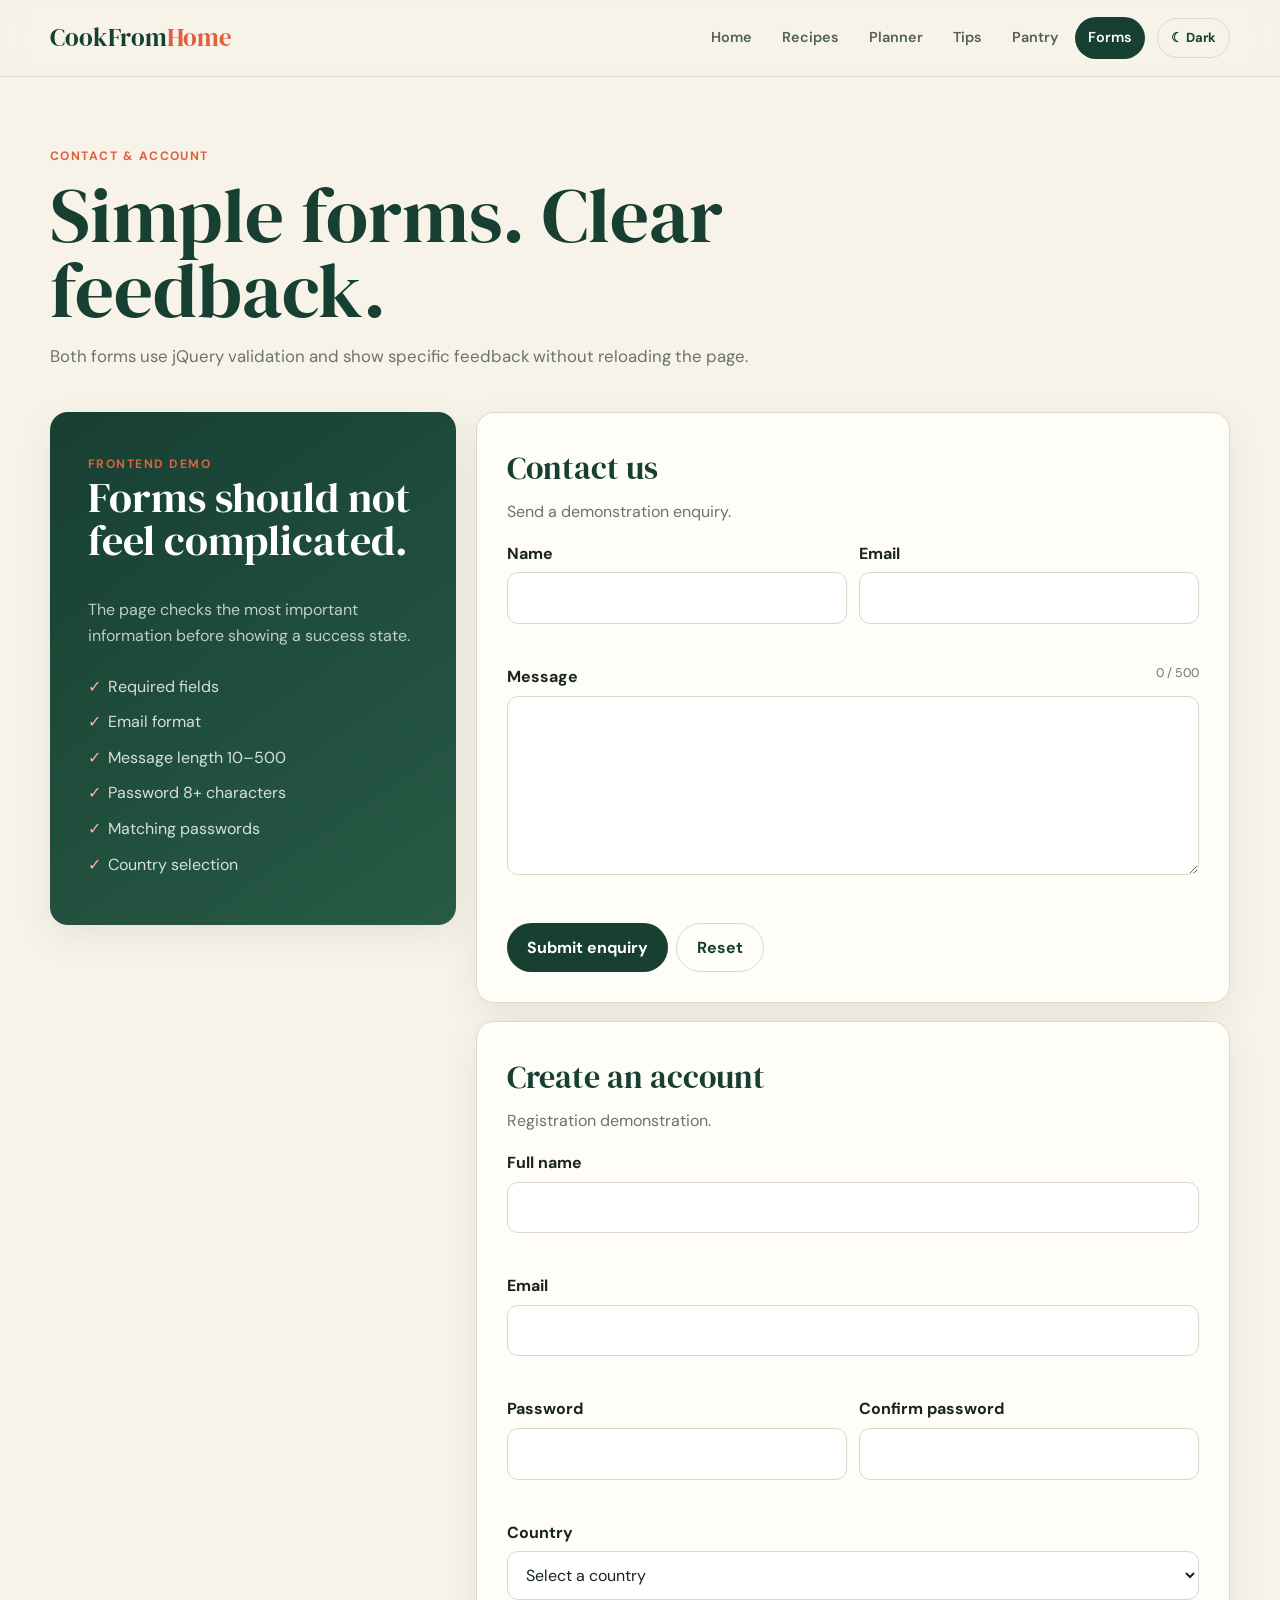
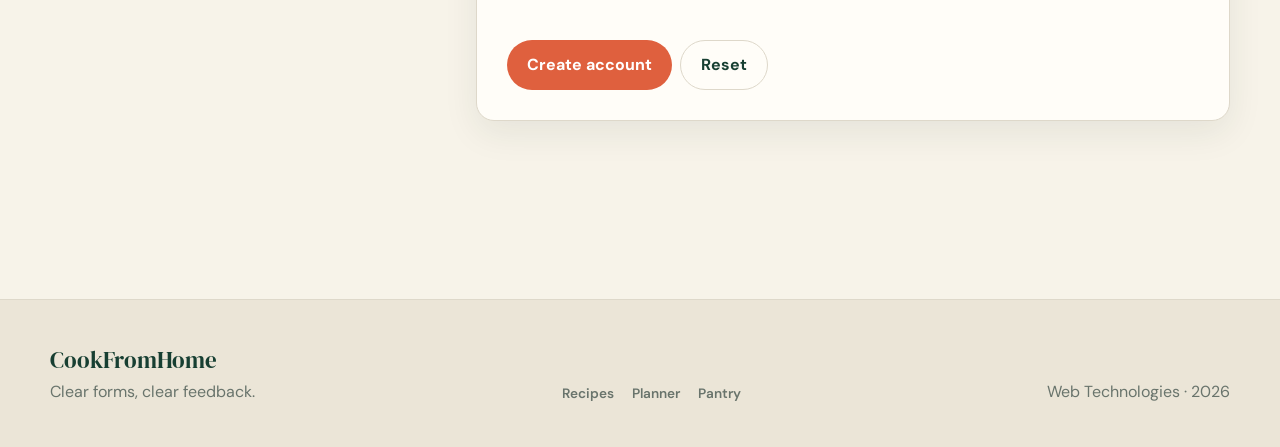
<file: forms.html>
<!DOCTYPE html>
<html lang="en">

<head>

    <meta charset="UTF-8">

    <meta
        name="viewport"
        content="width=device-width, initial-scale=1.0"
    >

    <title>
        Forms | CookFromHome
    </title>

    <link
        rel="stylesheet"
        href="css/final.css"
    >

</head>

<body>

<a
    class="skip-link"
    href="#main-content"
>
    Skip to main content
</a>


<header class="site-header">

    <div class="container nav-wrap">

        <a
            class="logo"
            href="index.html"
        >
            CookFrom<span>Home</span>
        </a>


        <div class="header-actions">

            <nav
                class="site-nav"
                aria-label="Main navigation"
            >

                <a href="index.html">
                    Home
                </a>

                <a href="recipes.html">
                    Recipes
                </a>

                <a href="planner.html">
                    Planner
                </a>

                <a href="tips.html">
                    Tips
                </a>

                <a href="pantry.html">
                    Pantry
                </a>

                <a
                    class="active"
                    aria-current="page"
                    href="forms.html"
                >
                    Forms
                </a>

            </nav>


            <button
                id="global-theme-toggle"
                class="theme-toggle"
                type="button"
                aria-pressed="false"
            >
                ☾ Dark
            </button>

        </div>

    </div>

</header>


<main
    id="main-content"
    class="page"
>

<div class="container">


    <header class="page-heading">

        <span class="page-eyebrow">
            CONTACT & ACCOUNT
        </span>

        <h1 class="page-title">
            Simple forms. Clear feedback.
        </h1>

        <p class="page-subtitle">
            Both forms use jQuery validation
            and show specific feedback without
            reloading the page.
        </p>

    </header>


    <div class="forms-final-grid">


        <aside class="forms-info">

            <span class="page-eyebrow">
                FRONTEND DEMO
            </span>

            <h2>
                Forms should not feel complicated.
            </h2>

            <p>
                The page checks the most important
                information before showing a
                success state.
            </p>


            <ul class="forms-info-list">

                <li>
                    Required fields
                </li>

                <li>
                    Email format
                </li>

                <li>
                    Message length 10–500
                </li>

                <li>
                    Password 8+ characters
                </li>

                <li>
                    Matching passwords
                </li>

                <li>
                    Country selection
                </li>

            </ul>

        </aside>


        <div>


            <!-- CONTACT FORM -->

            <section class="form-final">

                <h2>
                    Contact us
                </h2>

                <p>
                    Send a demonstration enquiry.
                </p>


                <form
                    id="contact-form"
                    novalidate
                >


                    <div class="form-row">


                        <div class="form-field">

                            <label for="contact-name">
                                Name
                            </label>

                            <input
                                id="contact-name"
                                type="text"
                            >

                            <p
                                id="contact-name-error"
                                class="error-text"
                            ></p>

                        </div>


                        <div class="form-field">

                            <label for="contact-email">
                                Email
                            </label>

                            <input
                                id="contact-email"
                                type="email"
                            >

                            <p
                                id="contact-email-error"
                                class="error-text"
                            ></p>

                        </div>

                    </div>


                    <div class="form-field">

                        <div class="field-meta">

                            <label for="contact-message">
                                Message
                            </label>

                            <span id="message-count">
                                0 / 500
                            </span>

                        </div>


                        <textarea
                            id="contact-message"
                            rows="6"
                            maxlength="500"
                        ></textarea>


                        <p
                            id="contact-message-error"
                            class="error-text"
                        ></p>

                    </div>


                    <div class="form-actions">

                        <button
                            class="btn"
                            type="submit"
                        >
                            Submit enquiry
                        </button>

                        <button
                            id="reset-contact"
                            class="btn btn-outline"
                            type="reset"
                        >
                            Reset
                        </button>

                    </div>


                    <div
                        id="contact-success"
                        class="success-message"
                        role="status"
                    >
                        Demo successful.
                        Your form passed frontend
                        validation; no message was
                        actually sent.
                    </div>

                </form>

            </section>


            <!-- REGISTER -->

            <section class="form-final">

                <h2>
                    Create an account
                </h2>

                <p>
                    Registration demonstration.
                </p>


                <form
                    id="register-form"
                    novalidate
                >


                    <div class="form-field">

                        <label for="register-name">
                            Full name
                        </label>

                        <input
                            id="register-name"
                            type="text"
                        >

                        <p
                            id="register-name-error"
                            class="error-text"
                        ></p>

                    </div>


                    <div class="form-field">

                        <label for="register-email">
                            Email
                        </label>

                        <input
                            id="register-email"
                            type="email"
                        >

                        <p
                            id="register-email-error"
                            class="error-text"
                        ></p>

                    </div>


                    <div class="form-row">


                        <div class="form-field">

                            <label for="password">
                                Password
                            </label>

                            <input
                                id="password"
                                type="password"
                            >

                            <p
                                id="password-error"
                                class="error-text"
                            ></p>

                        </div>


                        <div class="form-field">

                            <label for="confirm-password">
                                Confirm password
                            </label>

                            <input
                                id="confirm-password"
                                type="password"
                            >

                            <p
                                id="confirm-password-error"
                                class="error-text"
                            ></p>

                        </div>

                    </div>


                    <div class="form-field">

                        <label for="country">
                            Country
                        </label>

                        <select id="country">

                            <option value="">
                                Select a country
                            </option>

                            <option>
                                Kazakhstan
                            </option>

                            <option>
                                Kyrgyzstan
                            </option>

                            <option>
                                Uzbekistan
                            </option>

                            <option>
                                Other
                            </option>

                        </select>


                        <p
                            id="country-error"
                            class="error-text"
                        ></p>

                    </div>


                    <div class="form-actions">

                        <button
                            class="btn btn-tomato"
                            type="submit"
                        >
                            Create account
                        </button>

                        <button
                            id="reset-register"
                            class="btn btn-outline"
                            type="reset"
                        >
                            Reset
                        </button>

                    </div>


                    <div
                        id="register-success"
                        class="success-message"
                        role="status"
                    >
                        Demo registration successful.
                        No account was actually created.
                    </div>

                </form>

            </section>

        </div>

    </div>

</div>

</main>


<footer class="site-footer">

    <div class="container footer-final">

        <div>

            <a
                class="footer-brand"
                href="index.html"
            >
                CookFromHome
            </a>

            <p>
                Clear forms, clear feedback.
            </p>

        </div>


        <div class="footer-links">

            <a href="recipes.html">
                Recipes
            </a>

            <a href="planner.html">
                Planner
            </a>

            <a href="pantry.html">
                Pantry
            </a>

        </div>


        <p>
            Web Technologies · 2026
        </p>

    </div>

</footer>


<script src="js/vendor/jquery-3.6.0.min.js"></script>
<script src="js/site.js"></script>
<script src="js/forms.js"></script>

</body>
</html>
</file>
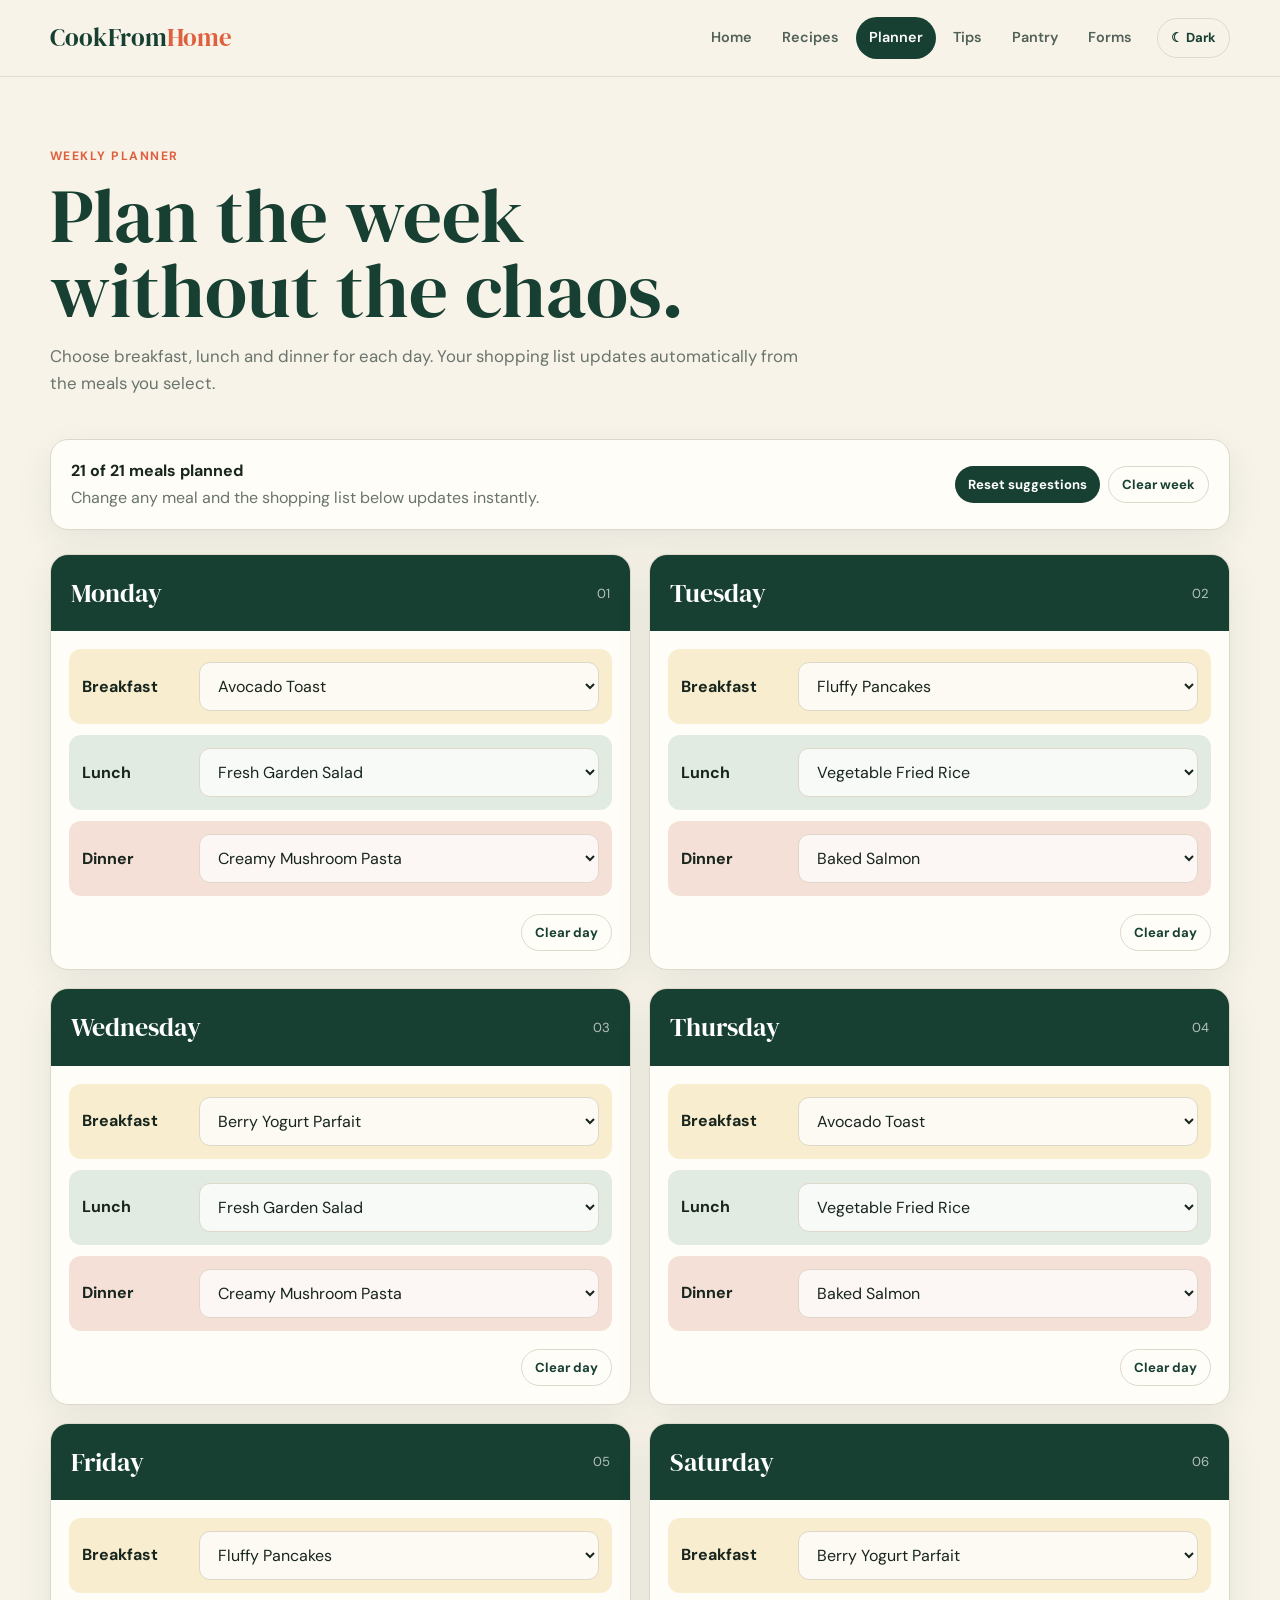
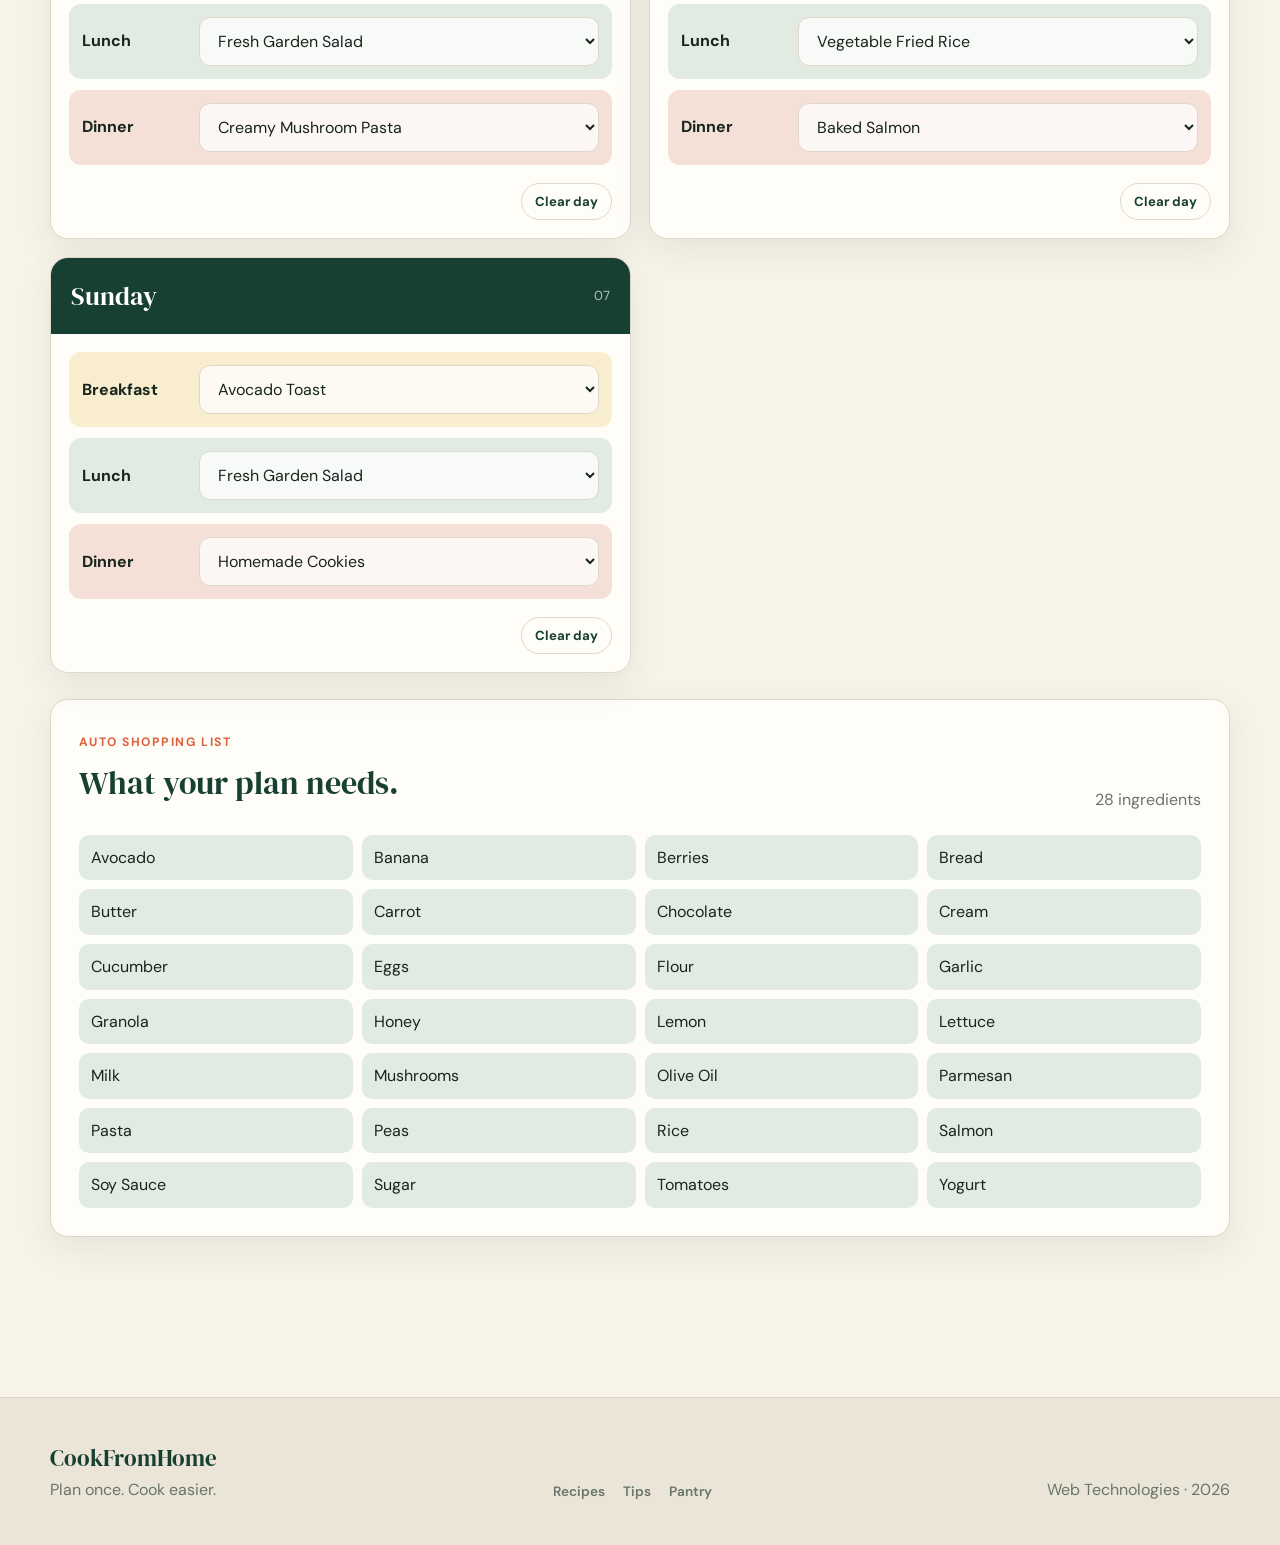
<file: planner.html>
<!DOCTYPE html>
<html lang="en">

<head>
    <meta charset="UTF-8">

    <meta
        name="viewport"
        content="width=device-width, initial-scale=1.0"
    >

    <title>
        Planner | CookFromHome
    </title>

    <link
        rel="stylesheet"
        href="css/final.css"
    >
</head>

<body>

<a
    class="skip-link"
    href="#main-content"
>
    Skip to main content
</a>


<header class="site-header">

    <div class="container nav-wrap">

        <a
            class="logo"
            href="index.html"
        >
            CookFrom<span>Home</span>
        </a>


        <div class="header-actions">

            <nav
                class="site-nav"
                aria-label="Main navigation"
            >

                <a href="index.html">
                    Home
                </a>

                <a href="recipes.html">
                    Recipes
                </a>

                <a
                    class="active"
                    aria-current="page"
                    href="planner.html"
                >
                    Planner
                </a>

                <a href="tips.html">
                    Tips
                </a>

                <a href="pantry.html">
                    Pantry
                </a>

                <a href="forms.html">
                    Forms
                </a>

            </nav>


            <button
                id="global-theme-toggle"
                class="theme-toggle"
                type="button"
                aria-pressed="false"
            >
                ☾ Dark
            </button>

        </div>

    </div>

</header>


<main
    id="main-content"
    class="page"
>

<div class="container">


    <header class="page-heading">

        <span class="page-eyebrow">
            WEEKLY PLANNER
        </span>

        <h1 class="page-title">
            Plan the week without the chaos.
        </h1>

        <p class="page-subtitle">
            Choose breakfast, lunch and dinner for
            each day. Your shopping list updates
            automatically from the meals you select.
        </p>

    </header>


    <section
        class="planner-toolbar"
        aria-label="Planner controls"
    >

        <div>

            <strong id="planner-summary">
                0 of 21 meals planned
            </strong>

            <p>
                Change any meal and the shopping
                list below updates instantly.
            </p>

        </div>


        <div class="planner-toolbar-actions">

            <button
                id="reset-week"
                class="btn btn-small"
                type="button"
            >
                Reset suggestions
            </button>

            <button
                id="clear-week"
                class="btn btn-outline btn-small"
                type="button"
            >
                Clear week
            </button>

        </div>

    </section>


    <section
        class="planner-week"
        aria-label="Weekly meal plan"
    >


        <!-- MONDAY -->

        <article
            class="planner-day"
            data-day="Monday"
        >

            <div class="planner-day-header">

                <h2>
                    Monday
                </h2>

                <span>
                    01
                </span>

            </div>


            <div class="planner-meals">


                <label class="planner-meal breakfast">

                    <span class="meal-type">
                        Breakfast
                    </span>

                    <select class="meal-select">

                        <option value="">
                            Not planned
                        </option>

                        <option>
                            Fluffy Pancakes
                        </option>

                        <option>
                            Avocado Toast
                        </option>

                        <option>
                            Berry Yogurt Parfait
                        </option>

                    </select>

                </label>


                <label class="planner-meal lunch">

                    <span class="meal-type">
                        Lunch
                    </span>

                    <select class="meal-select">

                        <option value="">
                            Not planned
                        </option>

                        <option>
                            Fresh Garden Salad
                        </option>

                        <option>
                            Vegetable Fried Rice
                        </option>

                        <option>
                            Avocado Toast
                        </option>

                    </select>

                </label>


                <label class="planner-meal dinner">

                    <span class="meal-type">
                        Dinner
                    </span>

                    <select class="meal-select">

                        <option value="">
                            Not planned
                        </option>

                        <option>
                            Creamy Mushroom Pasta
                        </option>

                        <option>
                            Baked Salmon
                        </option>

                        <option>
                            Vegetable Fried Rice
                        </option>

                    </select>

                </label>

            </div>


            <div class="day-actions">

                <button
                    class="clear-day btn btn-outline btn-small"
                    type="button"
                >
                    Clear day
                </button>

            </div>

        </article>


        <!-- TUESDAY -->

        <article
            class="planner-day"
            data-day="Tuesday"
        >

            <div class="planner-day-header">

                <h2>
                    Tuesday
                </h2>

                <span>
                    02
                </span>

            </div>


            <div class="planner-meals">

                <label class="planner-meal breakfast">

                    <span class="meal-type">
                        Breakfast
                    </span>

                    <select class="meal-select">

                        <option value="">
                            Not planned
                        </option>

                        <option>
                            Fluffy Pancakes
                        </option>

                        <option>
                            Avocado Toast
                        </option>

                        <option>
                            Berry Yogurt Parfait
                        </option>

                    </select>

                </label>


                <label class="planner-meal lunch">

                    <span class="meal-type">
                        Lunch
                    </span>

                    <select class="meal-select">

                        <option value="">
                            Not planned
                        </option>

                        <option>
                            Fresh Garden Salad
                        </option>

                        <option>
                            Vegetable Fried Rice
                        </option>

                        <option>
                            Avocado Toast
                        </option>

                    </select>

                </label>


                <label class="planner-meal dinner">

                    <span class="meal-type">
                        Dinner
                    </span>

                    <select class="meal-select">

                        <option value="">
                            Not planned
                        </option>

                        <option>
                            Creamy Mushroom Pasta
                        </option>

                        <option>
                            Baked Salmon
                        </option>

                        <option>
                            Vegetable Fried Rice
                        </option>

                    </select>

                </label>

            </div>


            <div class="day-actions">

                <button
                    class="clear-day btn btn-outline btn-small"
                    type="button"
                >
                    Clear day
                </button>

            </div>

        </article>


        <!-- WEDNESDAY -->

        <article
            class="planner-day"
            data-day="Wednesday"
        >

            <div class="planner-day-header">

                <h2>
                    Wednesday
                </h2>

                <span>
                    03
                </span>

            </div>


            <div class="planner-meals">

                <label class="planner-meal breakfast">

                    <span class="meal-type">
                        Breakfast
                    </span>

                    <select class="meal-select">

                        <option value="">
                            Not planned
                        </option>

                        <option>
                            Fluffy Pancakes
                        </option>

                        <option>
                            Avocado Toast
                        </option>

                        <option>
                            Berry Yogurt Parfait
                        </option>

                    </select>

                </label>


                <label class="planner-meal lunch">

                    <span class="meal-type">
                        Lunch
                    </span>

                    <select class="meal-select">

                        <option value="">
                            Not planned
                        </option>

                        <option>
                            Fresh Garden Salad
                        </option>

                        <option>
                            Vegetable Fried Rice
                        </option>

                        <option>
                            Avocado Toast
                        </option>

                    </select>

                </label>


                <label class="planner-meal dinner">

                    <span class="meal-type">
                        Dinner
                    </span>

                    <select class="meal-select">

                        <option value="">
                            Not planned
                        </option>

                        <option>
                            Creamy Mushroom Pasta
                        </option>

                        <option>
                            Baked Salmon
                        </option>

                        <option>
                            Vegetable Fried Rice
                        </option>

                    </select>

                </label>

            </div>


            <div class="day-actions">

                <button
                    class="clear-day btn btn-outline btn-small"
                    type="button"
                >
                    Clear day
                </button>

            </div>

        </article>


        <!-- THURSDAY -->

        <article
            class="planner-day"
            data-day="Thursday"
        >

            <div class="planner-day-header">

                <h2>
                    Thursday
                </h2>

                <span>
                    04
                </span>

            </div>


            <div class="planner-meals">

                <label class="planner-meal breakfast">

                    <span class="meal-type">
                        Breakfast
                    </span>

                    <select class="meal-select">

                        <option value="">
                            Not planned
                        </option>

                        <option>
                            Fluffy Pancakes
                        </option>

                        <option>
                            Avocado Toast
                        </option>

                        <option>
                            Berry Yogurt Parfait
                        </option>

                    </select>

                </label>


                <label class="planner-meal lunch">

                    <span class="meal-type">
                        Lunch
                    </span>

                    <select class="meal-select">

                        <option value="">
                            Not planned
                        </option>

                        <option>
                            Fresh Garden Salad
                        </option>

                        <option>
                            Vegetable Fried Rice
                        </option>

                        <option>
                            Avocado Toast
                        </option>

                    </select>

                </label>


                <label class="planner-meal dinner">

                    <span class="meal-type">
                        Dinner
                    </span>

                    <select class="meal-select">

                        <option value="">
                            Not planned
                        </option>

                        <option>
                            Creamy Mushroom Pasta
                        </option>

                        <option>
                            Baked Salmon
                        </option>

                        <option>
                            Vegetable Fried Rice
                        </option>

                    </select>

                </label>

            </div>


            <div class="day-actions">

                <button
                    class="clear-day btn btn-outline btn-small"
                    type="button"
                >
                    Clear day
                </button>

            </div>

        </article>


        <!-- FRIDAY -->

        <article
            class="planner-day"
            data-day="Friday"
        >

            <div class="planner-day-header">

                <h2>
                    Friday
                </h2>

                <span>
                    05
                </span>

            </div>


            <div class="planner-meals">

                <label class="planner-meal breakfast">

                    <span class="meal-type">
                        Breakfast
                    </span>

                    <select class="meal-select">

                        <option value="">
                            Not planned
                        </option>

                        <option>
                            Fluffy Pancakes
                        </option>

                        <option>
                            Avocado Toast
                        </option>

                        <option>
                            Berry Yogurt Parfait
                        </option>

                    </select>

                </label>


                <label class="planner-meal lunch">

                    <span class="meal-type">
                        Lunch
                    </span>

                    <select class="meal-select">

                        <option value="">
                            Not planned
                        </option>

                        <option>
                            Fresh Garden Salad
                        </option>

                        <option>
                            Vegetable Fried Rice
                        </option>

                        <option>
                            Avocado Toast
                        </option>

                    </select>

                </label>


                <label class="planner-meal dinner">

                    <span class="meal-type">
                        Dinner
                    </span>

                    <select class="meal-select">

                        <option value="">
                            Not planned
                        </option>

                        <option>
                            Creamy Mushroom Pasta
                        </option>

                        <option>
                            Baked Salmon
                        </option>

                        <option>
                            Vegetable Fried Rice
                        </option>

                    </select>

                </label>

            </div>


            <div class="day-actions">

                <button
                    class="clear-day btn btn-outline btn-small"
                    type="button"
                >
                    Clear day
                </button>

            </div>

        </article>


        <!-- SATURDAY -->

        <article
            class="planner-day"
            data-day="Saturday"
        >

            <div class="planner-day-header">

                <h2>
                    Saturday
                </h2>

                <span>
                    06
                </span>

            </div>


            <div class="planner-meals">

                <label class="planner-meal breakfast">

                    <span class="meal-type">
                        Breakfast
                    </span>

                    <select class="meal-select">

                        <option value="">
                            Not planned
                        </option>

                        <option>
                            Fluffy Pancakes
                        </option>

                        <option>
                            Avocado Toast
                        </option>

                        <option>
                            Berry Yogurt Parfait
                        </option>

                    </select>

                </label>


                <label class="planner-meal lunch">

                    <span class="meal-type">
                        Lunch
                    </span>

                    <select class="meal-select">

                        <option value="">
                            Not planned
                        </option>

                        <option>
                            Fresh Garden Salad
                        </option>

                        <option>
                            Vegetable Fried Rice
                        </option>

                        <option>
                            Avocado Toast
                        </option>

                    </select>

                </label>


                <label class="planner-meal dinner">

                    <span class="meal-type">
                        Dinner
                    </span>

                    <select class="meal-select">

                        <option value="">
                            Not planned
                        </option>

                        <option>
                            Creamy Mushroom Pasta
                        </option>

                        <option>
                            Baked Salmon
                        </option>

                        <option>
                            Homemade Cookies
                        </option>

                    </select>

                </label>

            </div>


            <div class="day-actions">

                <button
                    class="clear-day btn btn-outline btn-small"
                    type="button"
                >
                    Clear day
                </button>

            </div>

        </article>


        <!-- SUNDAY -->

        <article
            class="planner-day"
            data-day="Sunday"
        >

            <div class="planner-day-header">

                <h2>
                    Sunday
                </h2>

                <span>
                    07
                </span>

            </div>


            <div class="planner-meals">

                <label class="planner-meal breakfast">

                    <span class="meal-type">
                        Breakfast
                    </span>

                    <select class="meal-select">

                        <option value="">
                            Not planned
                        </option>

                        <option>
                            Fluffy Pancakes
                        </option>

                        <option>
                            Avocado Toast
                        </option>

                        <option>
                            Berry Yogurt Parfait
                        </option>

                    </select>

                </label>


                <label class="planner-meal lunch">

                    <span class="meal-type">
                        Lunch
                    </span>

                    <select class="meal-select">

                        <option value="">
                            Not planned
                        </option>

                        <option>
                            Fresh Garden Salad
                        </option>

                        <option>
                            Vegetable Fried Rice
                        </option>

                        <option>
                            Avocado Toast
                        </option>

                    </select>

                </label>


                <label class="planner-meal dinner">

                    <span class="meal-type">
                        Dinner
                    </span>

                    <select class="meal-select">

                        <option value="">
                            Not planned
                        </option>

                        <option>
                            Creamy Mushroom Pasta
                        </option>

                        <option>
                            Baked Salmon
                        </option>

                        <option>
                            Homemade Cookies
                        </option>

                    </select>

                </label>

            </div>


            <div class="day-actions">

                <button
                    class="clear-day btn btn-outline btn-small"
                    type="button"
                >
                    Clear day
                </button>

            </div>

        </article>

    </section>


    <section class="shopping-panel">

        <div class="shopping-head">

            <div>

                <span class="page-eyebrow">
                    AUTO SHOPPING LIST
                </span>

                <h2>
                    What your plan needs.
                </h2>

            </div>

            <p id="shopping-count">
                0 ingredients
            </p>

        </div>


        <p id="shopping-empty">
            Choose meals above and the ingredient
            list will appear here.
        </p>


        <ul
            id="shopping-list"
            class="shopping-list"
        ></ul>

    </section>

</div>

</main>


<footer class="site-footer">

    <div class="container footer-final">

        <div>

            <a
                class="footer-brand"
                href="index.html"
            >
                CookFromHome
            </a>

            <p>
                Plan once. Cook easier.
            </p>

        </div>


        <div class="footer-links">

            <a href="recipes.html">
                Recipes
            </a>

            <a href="tips.html">
                Tips
            </a>

            <a href="pantry.html">
                Pantry
            </a>

        </div>


        <p>
            Web Technologies · 2026
        </p>

    </div>

</footer>


<script src="js/vendor/jquery-3.6.0.min.js"></script>
<script src="js/site.js"></script>
<script src="js/planner.js"></script>

</body>
</html>
</file>
<file: css/final.css>
@import url("https://fonts.googleapis.com/css2?family=DM+Sans:wght@400;500;600;700&family=DM+Serif+Display&display=swap");


:root {

    --cream: #f7f3e9;
    --paper: #fffdf8;

    --forest: #173f32;
    --forest-2: #285b46;

    --tomato: #df603e;
    --gold: #e5ad3d;

    --green-soft: #e2ebe2;
    --tomato-soft: #f5e0d8;
    --gold-soft: #f8edcf;

    --text: #17251d;
    --muted: #69746c;

    --border: #ded8ca;

    --radius: 18px;
    --radius-large: 28px;

    --shadow:
        0 12px 35px
        rgba(30, 50, 38, 0.08);

    --shadow-hover:
        0 20px 50px
        rgba(30, 50, 38, 0.14);

    --container: 1180px;
}


/* =========================
   RESET
   ========================= */

* {
    box-sizing: border-box;
}

html {
    scroll-behavior: smooth;
}

body {

    margin: 0;

    background:
        var(--cream);

    color:
        var(--text);

    font-family:
        "DM Sans",
        sans-serif;

    line-height:
        1.6;

}

img {

    display: block;

    max-width: 100%;

}

button,
input,
textarea,
select {

    font:
        inherit;

}

a {

    color:
        inherit;

}

.container {

    width:
        min(
            calc(100% - 40px),
            var(--container)
        );

    margin-inline:
        auto;

}

main {

    min-height:
        70vh;

}

h1,
h2,
h3,
h4,
p {

    margin-top:
        0;

}

h1,
.display,
.page-title,
.hero-title,
.home-section-title {

    font-family:
        "DM Serif Display",
        serif;

    font-weight:
        400;

}


/* =========================
   ACCESSIBILITY
   ========================= */

:focus-visible {

    outline:
        3px solid
        rgba(223, 96, 62, 0.5);

    outline-offset:
        3px;

}

.skip-link {

    position:
        fixed;

    top:
        10px;

    left:
        10px;

    z-index:
        9999;

    padding:
        10px 14px;

    border-radius:
        8px;

    background:
        var(--forest);

    color:
        white;

    transform:
        translateY(-150%);

}

.skip-link:focus {

    transform:
        translateY(0);

}


/* =========================
   HEADER
   ========================= */

.site-header,
body > header {

    position:
        sticky;

    top:
        0;

    z-index:
        1000;

    border-bottom:
        1px solid
        rgba(
            222,
            216,
            202,
            .85
        );

    background:
        rgba(
            247,
            243,
            233,
            .93
        );

    backdrop-filter:
        blur(16px);

}


.nav-wrap,
.header-content {

    min-height:
        76px;

    display:
        flex;

    align-items:
        center;

    justify-content:
        space-between;

    gap:
        26px;

}


.logo {

    color:
        var(--forest)
        !important;

    font-family:
        "DM Serif Display",
        serif;

    font-size:
        1.55rem
        !important;

    font-weight:
        400
        !important;

    text-decoration:
        none
        !important;

    white-space:
        nowrap;

}


.logo span {

    color:
        var(--tomato);

}


.header-actions {

    display:
        flex;

    align-items:
        center;

    gap:
        12px;

}


.site-nav,
nav {

    display:
        flex;

    align-items:
        center;

    gap:
        4px;

}


.site-nav a,
nav a {

    padding:
        9px 13px;

    border-radius:
        999px;

    color:
        #526158
        !important;

    text-decoration:
        none
        !important;

    font-size:
        .9rem;

    font-weight:
        600;

    transition:
        .18s;

}


.site-nav a:hover,
nav a:hover {

    background:
        rgba(
            23,
            63,
            50,
            .08
        );

    color:
        var(--forest)
        !important;

}


.site-nav a.active,
.site-nav a[aria-current="page"],
nav a.active,
nav a[aria-current="page"] {

    background:
        var(--forest);

    color:
        white
        !important;

}


.theme-toggle {

    min-height:
        40px;

    padding:
        8px 13px;

    border:
        1px solid
        var(--border);

    border-radius:
        999px;

    background:
        transparent;

    color:
        var(--forest);

    cursor:
        pointer;

    font-size:
        .82rem;

    font-weight:
        700;

    white-space:
        nowrap;

}


.theme-toggle:hover {

    background:
        var(--forest);

    color:
        white;

    border-color:
        var(--forest);

}


/* =========================
   BUTTONS
   ========================= */

.btn {

    min-height:
        44px;

    padding:
        11px 20px;

    display:
        inline-flex;

    align-items:
        center;

    justify-content:
        center;

    gap:
        7px;

    border:
        0;

    border-radius:
        999px;

    background:
        var(--forest);

    color:
        white
        !important;

    cursor:
        pointer;

    font-weight:
        700;

    text-decoration:
        none
        !important;

    transition:
        transform .18s,
        background .18s,
        box-shadow .18s;

}


.btn:hover {

    background:
        var(--forest-2);

    transform:
        translateY(-2px);

}


.btn-outline {

    border:
        1px solid
        var(--border);

    background:
        transparent;

    color:
        var(--forest)
        !important;

}


.btn-outline:hover {

    background:
        var(--paper);

}


.btn-tomato {

    background:
        var(--tomato);

}


.btn-tomato:hover {

    background:
        #c84d2e;

}


.btn-small {

    min-height:
        36px;

    padding:
        7px 13px;

    font-size:
        .82rem;

}


/* =========================
   INPUTS
   ========================= */

input,
textarea,
select {

    width:
        100%;

    padding:
        12px 14px;

    border:
        1px solid
        var(--border);

    border-radius:
        11px;

    background:
        white;

    color:
        var(--text);

}


input:focus,
textarea:focus,
select:focus {

    border-color:
        var(--forest);

    box-shadow:
        0 0 0 4px
        rgba(
            23,
            63,
            50,
            .07
        );

    outline:
        0;

}


/* =========================
   GENERAL PAGE
   ========================= */

.page {

    padding:
        65px 0 90px;

}

.page-heading {

    max-width:
        760px;

    margin-bottom:
        42px;

}

.page-eyebrow,
.hero-eyebrow,
.tool-label {

    color:
        var(--tomato);

    font-size:
        .76rem;

    font-weight:
        700;

    letter-spacing:
        .12em;

    text-transform:
        uppercase;

}

.page-title {

    margin:
        10px 0 15px;

    color:
        var(--forest);

    font-size:
        clamp(
            2.8rem,
            6vw,
            5rem
        );

    line-height:
        .98;

}

.page-subtitle {

    color:
        var(--muted);

    font-size:
        1.05rem;

}


/* =========================
   HOME
   ========================= */

.home-final-hero {

    padding:
        80px 0 90px;

}


.home-final-grid {

    display:
        grid;

    grid-template-columns:
        minmax(
            0,
            1.05fr
        )
        minmax(
            360px,
            .95fr
        );

    gap:
        65px;

    align-items:
        center;

}


.hero-title {

    max-width:
        760px;

    margin:
        14px 0 24px;

    color:
        var(--forest);

    font-size:
        clamp(
            4rem,
            7vw,
            7rem
        );

    line-height:
        .9;

    letter-spacing:
        -.04em;

}


.hero-title em {

    color:
        var(--tomato);

    font-style:
        normal;

}


.hero-copy {

    max-width:
        600px;

    margin-bottom:
        30px;

    color:
        var(--muted);

    font-size:
        1.08rem;

}


.hero-buttons {

    display:
        flex;

    flex-wrap:
        wrap;

    gap:
        9px;

}


.home-photo-wrap {

    position:
        relative;

}


.home-photo {

    width:
        100%;

    height:
        570px;

    object-fit:
        cover;

    border-radius:
        220px
        220px
        28px
        28px;

    box-shadow:
        0 30px 70px
        rgba(
            23,
            63,
            50,
            .18
        );

}


.home-photo-card {

    position:
        absolute;

    left:
        -35px;

    bottom:
        35px;

    max-width:
        240px;

    padding:
        18px;

    border:
        1px solid
        var(--border);

    border-radius:
        16px;

    background:
        rgba(
            255,
            253,
            248,
            .95
        );

    box-shadow:
        var(--shadow);

}


.home-photo-card strong {

    display:
        block;

    color:
        var(--forest);

    font-family:
        "DM Serif Display",
        serif;

    font-size:
        1.35rem;

    font-weight:
        400;

}


.home-photo-card span {

    color:
        var(--muted);

    font-size:
        .84rem;

}


.photo-card-label {

    display:
        block;

    margin-bottom:
        5px;

    color:
        var(--tomato)
        !important;

    font-size:
        .68rem
        !important;

    font-weight:
        700;

    letter-spacing:
        .1em;

}


.home-hero-stats {

    margin-top:
        42px;

    display:
        flex;

    gap:
        30px;

}


.home-hero-stats div {

    display:
        flex;

    flex-direction:
        column;

}


.home-hero-stats strong {

    color:
        var(--forest);

    font-family:
        "DM Serif Display",
        serif;

    font-size:
        1.8rem;

    font-weight:
        400;

}


.home-hero-stats span {

    color:
        var(--muted);

    font-size:
        .75rem;

}


.home-why,
.home-tools {

    padding:
        80px 0;

}


.home-why {

    background:
        #eee8da;

}


.home-section-heading {

    margin-bottom:
        35px;

    display:
        grid;

    grid-template-columns:
        1fr
        minmax(
            280px,
            .55fr
        );

    gap:
        40px;

    align-items:
        end;

}


.home-section-heading > p {

    margin:
        0;

    color:
        var(--muted);

}


.home-section-title {

    margin:
        8px 0 0;

    color:
        var(--forest);

    font-size:
        clamp(
            2.5rem,
            5vw,
            4rem
        );

    line-height:
        1;

}


.home-benefit-grid {

    display:
        grid;

    grid-template-columns:
        repeat(
            3,
            1fr
        );

    gap:
        16px;

}


.home-benefit {

    min-height:
        330px;

    padding:
        28px;

    display:
        flex;

    flex-direction:
        column;

    border-radius:
        var(--radius);

    box-shadow:
        var(--shadow);

}


.home-benefit h3 {

    margin:
        auto 0 8px;

    font-family:
        "DM Serif Display",
        serif;

    font-size:
        1.9rem;

    font-weight:
        400;

}


.home-benefit p {

    margin-bottom:
        18px;

}


.home-benefit a {

    font-weight:
        700;

    text-decoration:
        none;

}


.benefit-number {

    font-size:
        .75rem;

    font-weight:
        700;

    letter-spacing:
        .12em;

}


.home-benefit-green {

    background:
        var(--forest);

}


.home-benefit-green * {

    color:
        white;

}


.home-benefit-green p {

    color:
        rgba(
            255,
            255,
            255,
            .72
        );

}


.home-benefit-gold {

    background:
        var(--gold-soft);

}


.home-benefit-tomato {

    background:
        var(--tomato-soft);

}


.home-tools-heading {

    max-width:
        650px;

    margin-bottom:
        30px;

}


.home-tools-grid {

    display:
        grid;

    grid-template-columns:
        1fr 1fr;

    gap:
        18px;

}


.home-tool {

    padding:
        30px;

    border:
        1px solid
        var(--border);

    border-radius:
        var(--radius);

    background:
        var(--paper);

    box-shadow:
        var(--shadow);

}


.home-tool-random {

    background:
        var(--green-soft);

}


.home-tool h3 {

    margin:
        7px 0;

    color:
        var(--forest);

    font-family:
        "DM Serif Display",
        serif;

    font-size:
        1.8rem;

    font-weight:
        400;

}


.inline-input {

    margin-top:
        18px;

    display:
        flex;

    gap:
        8px;

}


.tool-result {

    margin:
        15px 0 0;

    color:
        var(--muted);

}


.random-result {

    margin-top:
        20px;

    min-height:
        95px;

    padding:
        16px;

    display:
        flex;

    flex-direction:
        column;

    border:
        1px solid
        rgba(
            23,
            63,
            50,
            .12
        );

    border-radius:
        12px;

    background:
        rgba(
            255,
            255,
            255,
            .55
        );

    color:
        var(--muted);

}


.random-result span {

    color:
        var(--tomato);

    font-size:
        .7rem;

    font-weight:
        700;

    letter-spacing:
        .1em;

    text-transform:
        uppercase;

}


.random-result strong {

    margin:
        3px 0;

    color:
        var(--forest);

    font-family:
        "DM Serif Display",
        serif;

    font-size:
        1.35rem;

    font-weight:
        400;

}


.random-result a {

    color:
        var(--forest);

    font-size:
        .82rem;

    font-weight:
        700;

    text-decoration:
        none;

}


/* =========================
   PLANNER
   ========================= */

.planner-toolbar {

    margin-bottom:
        24px;

    padding:
        18px 20px;

    display:
        flex;

    align-items:
        center;

    justify-content:
        space-between;

    gap:
        16px;

    border:
        1px solid
        var(--border);

    border-radius:
        var(--radius);

    background:
        var(--paper);

    box-shadow:
        var(--shadow);

}


.planner-toolbar p {

    margin:
        2px 0 0;

    color:
        var(--muted);

}


.planner-toolbar-actions {

    display:
        flex;

    flex-wrap:
        wrap;

    gap:
        8px;

}


.planner-week {

    display:
        grid;

    grid-template-columns:
        repeat(
            2,
            minmax(
                0,
                1fr
            )
        );

    gap:
        18px;

}


.planner-day {

    overflow:
        hidden;

    border:
        1px solid
        var(--border);

    border-radius:
        var(--radius);

    background:
        var(--paper);

    box-shadow:
        var(--shadow);

}


.planner-day-header {

    padding:
        17px 20px;

    display:
        flex;

    justify-content:
        space-between;

    align-items:
        center;

    gap:
        12px;

    background:
        var(--forest);

}


.planner-day-header h2 {

    margin:
        0;

    color:
        white;

    font-family:
        "DM Serif Display",
        serif;

    font-size:
        1.65rem;

    font-weight:
        400;

}


.planner-day-header span {

    color:
        rgba(
            255,
            255,
            255,
            .68
        );

    font-size:
        .82rem;

}


.planner-meals {

    padding:
        18px;

}


.planner-meal {

    margin-bottom:
        11px;

    padding:
        13px;

    display:
        grid;

    grid-template-columns:
        105px
        1fr;

    gap:
        12px;

    align-items:
        center;

    border-radius:
        12px;

}


.planner-meal:last-child {

    margin-bottom:
        0;

}


.planner-meal.breakfast {

    background:
        var(--gold-soft);

}


.planner-meal.lunch {

    background:
        var(--green-soft);

}


.planner-meal.dinner {

    background:
        var(--tomato-soft);

}


.meal-type {

    font-weight:
        700;

}


.meal-select {

    background:
        rgba(
            255,
            255,
            255,
            .76
        );

}


.day-actions {

    padding:
        0 18px 18px;

    display:
        flex;

    justify-content:
        flex-end;

}


.shopping-panel {

    margin-top:
        26px;

    padding:
        28px;

    border:
        1px solid
        var(--border);

    border-radius:
        var(--radius);

    background:
        var(--paper);

    box-shadow:
        var(--shadow);

}


.shopping-head {

    display:
        flex;

    justify-content:
        space-between;

    gap:
        20px;

    align-items:
        end;

}


.shopping-head h2 {

    margin:
        4px 0;

    color:
        var(--forest);

    font-family:
        "DM Serif Display",
        serif;

    font-size:
        2rem;

    font-weight:
        400;

}


.shopping-head p {

    margin:
        0;

    color:
        var(--muted);

}


.shopping-list {

    margin:
        22px 0 0;

    padding:
        0;

    display:
        grid;

    grid-template-columns:
        repeat(
            4,
            1fr
        );

    gap:
        9px;

    list-style:
        none;

}


.shopping-list li {

    padding:
        10px 12px;

    border-radius:
        10px;

    background:
        var(--green-soft);

    text-transform:
        capitalize;

}


/* =========================
   TIPS
   ========================= */

.tips-top-grid {

    display:
        grid;

    grid-template-columns:
        1fr .6fr;

    gap:
        24px;

    align-items:
        stretch;

    margin-bottom:
        30px;

}


.tips-photo {

    min-height:
        280px;

    width:
        100%;

    height:
        100%;

    object-fit:
        cover;

    border-radius:
        var(--radius-large);

    box-shadow:
        var(--shadow);

}


.tips-tools {

    padding:
        25px;

    border-radius:
        var(--radius-large);

    background:
        var(--forest);

    color:
        white;

}


.tips-tools h2 {

    color:
        white;

    font-family:
        "DM Serif Display",
        serif;

    font-size:
        2rem;

    font-weight:
        400;

}


.tips-tools p {

    color:
        rgba(
            255,
            255,
            255,
            .72
        );

}


.tip-filters {

    display:
        flex;

    flex-wrap:
        wrap;

    gap:
        8px;

    margin-bottom:
        16px;

}


.tip-filter {

    padding:
        9px 14px;

    border:
        1px solid
        var(--border);

    border-radius:
        999px;

    background:
        transparent;

    color:
        var(--forest);

    cursor:
        pointer;

    font-weight:
        700;

}


.tip-filter.active,
.tip-filter:hover {

    background:
        var(--forest);

    color:
        white;

    border-color:
        var(--forest);

}


.tip-meta-row {

    margin-bottom:
        22px;

    display:
        flex;

    justify-content:
        space-between;

    gap:
        15px;

    color:
        var(--muted);

}


.tips-grid-final {

    display:
        grid;

    grid-template-columns:
        repeat(
            2,
            1fr
        );

    gap:
        18px;

}


.tip-card-final {

    min-height:
        280px;

    padding:
        28px;

    border:
        1px solid
        var(--border);

    border-radius:
        var(--radius);

    background:
        var(--paper);

    box-shadow:
        var(--shadow);

    transition:
        transform .2s,
        box-shadow .2s;

}


.tip-card-final:hover {

    transform:
        translateY(-4px);

    box-shadow:
        var(--shadow-hover);

}


.tip-card-final[data-category="storage"] {

    background:
        var(--green-soft);

}


.tip-card-final[data-category="saving"] {

    background:
        var(--gold-soft);

}


.tip-card-final[data-category="cooking"] {

    background:
        var(--tomato-soft);

}


.tip-card-final h2 {

    margin:
        34px 0 8px;

    color:
        var(--forest);

    font-family:
        "DM Serif Display",
        serif;

    font-size:
        1.85rem;

    font-weight:
        400;

}


.tip-category {

    color:
        var(--tomato);

    font-size:
        .72rem;

    font-weight:
        700;

    letter-spacing:
        .1em;

    text-transform:
        uppercase;

}


.tip-more {

    margin-top:
        15px;

    padding:
        0;

    border:
        0;

    background:
        transparent;

    color:
        var(--forest);

    cursor:
        pointer;

    font-weight:
        700;

}


.tip-details {

    display:
        none;

    margin-top:
        12px;

    padding-top:
        12px;

    border-top:
        1px solid
        rgba(
            23,
            63,
            50,
            .12
        );

    color:
        var(--muted);

}


.tip-highlight {

    outline:
        3px solid
        var(--tomato);

    outline-offset:
        3px;

}


/* =========================
   PANTRY
   ========================= */

.pantry-final-grid {

    display:
        grid;

    grid-template-columns:
        1.35fr
        .65fr;

    gap:
        18px;

}


.pantry-panel {

    padding:
        27px;

    border:
        1px solid
        var(--border);

    border-radius:
        var(--radius);

    background:
        var(--paper);

    box-shadow:
        var(--shadow);

}


.pantry-add-panel {

    margin-bottom:
        18px;

    background:
        var(--forest);

}


.pantry-add-panel h2,
.pantry-add-panel p {

    color:
        white;

}


.pantry-add-row {

    display:
        flex;

    gap:
        8px;

}


.pantry-quick {

    margin-top:
        18px;

    display:
        flex;

    flex-wrap:
        wrap;

    gap:
        7px;

}


.quick-add {

    padding:
        7px 11px;

    border:
        1px solid
        rgba(
            255,
            255,
            255,
            .25
        );

    border-radius:
        999px;

    background:
        rgba(
            255,
            255,
            255,
            .08
        );

    color:
        white;

    cursor:
        pointer;

}


.quick-add:hover {

    background:
        white;

    color:
        var(--forest);

}


#pantry-feedback {

    min-height:
        24px;

    margin:
        12px 0 0;

}


#pantry-feedback.success {

    color:
        #d7f0dc;

}


#pantry-feedback.error {

    color:
        #ffd2c6;

}


.pantry-list {

    padding:
        0;

    margin:
        18px 0 0;

    list-style:
        none;

}


.pantry-item {

    margin-bottom:
        8px;

    padding:
        12px 14px;

    display:
        flex;

    justify-content:
        space-between;

    align-items:
        center;

    gap:
        14px;

    border-radius:
        10px;

    background:
        var(--green-soft);

}


.pantry-remove {

    border:
        0;

    background:
        transparent;

    color:
        #9b4633;

    cursor:
        pointer;

    font-weight:
        700;

}


.expiry-panel {

    background:
        var(--gold-soft);

}


.expiry-row {

    padding:
        13px 0;

    display:
        flex;

    justify-content:
        space-between;

    gap:
        12px;

    border-bottom:
        1px solid
        rgba(
            130,
            90,
            20,
            .15
        );

}


.expiry-row:last-child {

    border:
        0;

}


.expiry-badge {

    padding:
        4px 9px;

    border-radius:
        999px;

    background:
        var(--tomato);

    color:
        white;

    font-size:
        .72rem;

    font-weight:
        700;

}


.pantry-photo {

    margin-top:
        18px;

    width:
        100%;

    height:
        230px;

    object-fit:
        cover;

    border-radius:
        var(--radius);

    box-shadow:
        var(--shadow);

}


.faq-panel {

    margin-top:
        18px;

}


.faq-item {

    border-bottom:
        1px solid
        var(--border);

}


.faq-item:last-child {

    border-bottom:
        0;

}


.faq-question {

    width:
        100%;

    padding:
        17px 0;

    display:
        flex;

    justify-content:
        space-between;

    gap:
        15px;

    border:
        0;

    background:
        transparent;

    color:
        var(--forest);

    cursor:
        pointer;

    text-align:
        left;

    font-weight:
        700;

}


.faq-question::after {

    content:
        "+";

    color:
        var(--tomato);

    font-size:
        1.3rem;

}


.faq-question[aria-expanded="true"]::after {

    content:
        "−";

}


.faq-answer {

    display:
        none;

    padding-bottom:
        17px;

    color:
        var(--muted);

}


/* =========================
   FORMS
   ========================= */

.forms-final-grid {

    display:
        grid;

    grid-template-columns:
        .7fr
        1.3fr;

    gap:
        20px;

    align-items:
        start;

}


.forms-info {

    position:
        sticky;

    top:
        100px;

    padding:
        38px;

    border-radius:
        var(--radius);

    background:
        linear-gradient(
            145deg,
            var(--forest),
            #285b46
        );

    color:
        white;

    box-shadow:
        var(--shadow);

}


.forms-info h2 {

    color:
        white;

    font-family:
        "DM Serif Display",
        serif;

    font-size:
        2.6rem;

    line-height:
        1.05;

    font-weight:
        400;

}


.forms-info p {

    color:
        rgba(
            255,
            255,
            255,
            .72
        );

}


.forms-info-list {

    margin:
        25px 0 0;

    padding:
        0;

    list-style:
        none;

}


.forms-info-list li {

    margin-bottom:
        10px;

    padding-left:
        20px;

    position:
        relative;

    color:
        rgba(
            255,
            255,
            255,
            .82
        );

}


.forms-info-list li::before {

    content:
        "✓";

    position:
        absolute;

    left:
        0;

    color:
        #ffb29c;

}


.form-final {

    margin-bottom:
        18px;

    padding:
        30px;

    border:
        1px solid
        var(--border);

    border-radius:
        var(--radius);

    background:
        var(--paper);

    box-shadow:
        var(--shadow);

}


.form-final h2 {

    margin-bottom:
        5px;

    color:
        var(--forest);

    font-family:
        "DM Serif Display",
        serif;

    font-size:
        2rem;

    font-weight:
        400;

}


.form-final > p {

    color:
        var(--muted);

}


.form-row {

    display:
        grid;

    grid-template-columns:
        1fr 1fr;

    gap:
        12px;

}


.form-field {

    margin-bottom:
        17px;

}


.form-field label {

    display:
        block;

    margin-bottom:
        6px;

    font-weight:
        700;

}


.field-meta {

    display:
        flex;

    justify-content:
        space-between;

    gap:
        12px;

}


#message-count {

    color:
        var(--muted);

    font-size:
        .78rem;

}


.error-text {

    min-height:
        19px;

    margin:
        4px 0 0;

    color:
        #ad4d36;

    font-size:
        .8rem;

}


.success-message {

    display:
        none;

    margin-top:
        15px;

    padding:
        12px 14px;

    border-radius:
        10px;

    background:
        var(--green-soft);

    color:
        var(--forest);

    font-weight:
        600;

}


.success-message.show {

    display:
        block;

}


.form-actions {

    display:
        flex;

    flex-wrap:
        wrap;

    gap:
        8px;

}


/* =========================
   FOOTER
   ========================= */

.site-footer,
body > footer {

    margin-top:
        70px;

    padding:
        42px 0;

    border-top:
        1px solid
        var(--border);

    background:
        #ebe5d7;

}


.footer-final {

    display:
        flex;

    justify-content:
        space-between;

    align-items:
        flex-end;

    gap:
        24px;

}


.footer-brand {

    color:
        var(--forest);

    font-family:
        "DM Serif Display",
        serif;

    font-size:
        1.45rem;

    text-decoration:
        none;

}


.footer-final p {

    margin-bottom:
        0;

    color:
        var(--muted);

}


.footer-links {

    display:
        flex;

    flex-wrap:
        wrap;

    gap:
        18px;

}


.footer-links a {

    color:
        var(--muted);

    font-size:
        .85rem;

    font-weight:
        600;

    text-decoration:
        none;

}


.footer-links a:hover {

    color:
        var(--forest);

}


/* =========================
   RECIPES DARK SUPPORT
   ONLY.
   recipes.css controls layout.
   ========================= */

body.dark-theme .recipes-page {

    --recipe-green:
        #8fc1a2;

    --recipe-dark:
        #f4f1e8;

    --recipe-muted:
        #abb8ae;

    --recipe-bg:
        #101712;

    --recipe-light:
        #203128;

}


body.dark-theme
.recipes-page
.recipes-card,

body.dark-theme
.recipes-page
.recipes-no-results,

body.dark-theme
.recipes-page
.recipes-filters label {

    background:
        #17231b;

    border-color:
        #33463a;

}


body.dark-theme
.recipes-page
#recipes-search {

    background:
        #111a14;

    color:
        #f4f1e8;

    border-color:
        #3b4c40;

}


body.dark-theme
.recipes-page
.recipes-details {

    border-color:
        #33463a;

}


body.dark-theme
.recipes-page
.recipes-details-body,

body.dark-theme
.recipes-page
.recipes-card-body > p {

    color:
        #abb8ae;

}


/* =========================
   DARK THEME
   ========================= */

body.dark-theme {

    --cream:
        #101712;

    --paper:
        #17231b;

    --forest:
        #e3eee6;

    --forest-2:
        #78a98a;

    --tomato:
        #ef805f;

    --gold:
        #e8b957;

    --green-soft:
        #213329;

    --tomato-soft:
        #3b2721;

    --gold-soft:
        #382f1e;

    --text:
        #f4f1e8;

    --muted:
        #aab7ad;

    --border:
        #33463a;

    --shadow:
        0 12px 38px
        rgba(
            0,
            0,
            0,
            .22
        );

    --shadow-hover:
        0 20px 55px
        rgba(
            0,
            0,
            0,
            .32
        );

    background:
        #101712;

    color:
        var(--text);

}


body.dark-theme
.site-header,

body.dark-theme
> header {

    border-bottom-color:
        #304238;

    background:
        rgba(
            16,
            23,
            18,
            .94
        );

}


body.dark-theme
.logo {

    color:
        #f4f1e8
        !important;

}


body.dark-theme
.site-nav a,

body.dark-theme
nav a {

    color:
        #b5c1b8
        !important;

}


body.dark-theme
.site-nav a:hover,

body.dark-theme
nav a:hover {

    background:
        #203128;

    color:
        white
        !important;

}


body.dark-theme
.site-nav a.active,

body.dark-theme
.site-nav a[aria-current="page"],

body.dark-theme
nav a.active,

body.dark-theme
nav a[aria-current="page"] {

    background:
        #e7eee8;

    color:
        #173f32
        !important;

}


body.dark-theme
.theme-toggle {

    border-color:
        #43574a;

    color:
        #f2eee5;

}


body.dark-theme
.theme-toggle:hover {

    background:
        #e7eee8;

    color:
        #173f32;

}


body.dark-theme
.hero-title,

body.dark-theme
.page-title,

body.dark-theme
.home-section-title {

    color:
        #f4f1e8;

}


body.dark-theme
.home-why {

    background:
        #121c16;

}


body.dark-theme
.home-photo-card,

body.dark-theme
.home-tool,

body.dark-theme
.planner-toolbar,

body.dark-theme
.planner-day,

body.dark-theme
.shopping-panel,

body.dark-theme
.tip-card-final,

body.dark-theme
.pantry-panel,

body.dark-theme
.form-final {

    background:
        #17231b;

    border-color:
        #33463a;

}


body.dark-theme
.home-tool-random {

    background:
        #203128;

}


body.dark-theme
input,

body.dark-theme
textarea,

body.dark-theme
select {

    background:
        #111a14;

    color:
        #f4f1e8;

    border-color:
        #3b4c40;

}


body.dark-theme
input::placeholder,

body.dark-theme
textarea::placeholder {

    color:
        #77857b;

}


body.dark-theme
.btn-outline {

    border-color:
        #45594b;

    color:
        #f4f1e8
        !important;

}


body.dark-theme
.meal-select {

    background:
        rgba(
            16,
            23,
            18,
            .72
        );

}


body.dark-theme
.tip-filter {

    color:
        #e3eee6;

    border-color:
        #42554a;

}


body.dark-theme
.tip-filter.active,

body.dark-theme
.tip-filter:hover {

    background:
        #e7eee8;

    color:
        #173f32;

}


body.dark-theme
.pantry-add-panel {

    background:
        #203d31;

}


body.dark-theme
.pantry-item {

    background:
        #213329;

}


body.dark-theme
.pantry-remove {

    color:
        #f39a80;

}


body.dark-theme
.expiry-panel {

    background:
        #382f1e;

}


body.dark-theme
.success-message {

    background:
        #213329;

    color:
        #dceae0;

}


body.dark-theme
.site-footer,

body.dark-theme
> footer {

    background:
        #121c16;

    border-top-color:
        #304238;

}


body.dark-theme
.footer-brand {

    color:
        #f4f1e8;

}


/* =========================
   RESPONSIVE
   ========================= */

@media (
    max-width: 950px
) {

    .home-final-grid,
    .forms-final-grid,
    .pantry-final-grid,
    .tips-top-grid {

        grid-template-columns:
            1fr;

    }


    .home-photo {

        height:
            470px;

        border-radius:
            var(--radius-large);

    }


    .home-photo-card {

        left:
            20px;

    }


    .forms-info {

        position:
            static;

    }


    .shopping-list {

        grid-template-columns:
            repeat(
                3,
                1fr
            );

    }

}


@media (
    max-width: 820px
) {

    .nav-wrap,
    .header-content {

        padding:
            13px 0;

        flex-direction:
            column;

        align-items:
            flex-start;

        gap:
            8px;

    }


    .header-actions {

        width:
            100%;

        align-items:
            flex-start;

        flex-direction:
            column;

    }


    .site-nav,
    nav {

        width:
            100%;

        overflow-x:
            auto;

        padding-bottom:
            3px;

    }


    .site-nav a,
    nav a {

        flex:
            0 0 auto;

    }


    .planner-week,
    .tips-grid-final,
    .home-tools-grid,
    .home-benefit-grid {

        grid-template-columns:
            1fr;

    }


    .home-section-heading {

        grid-template-columns:
            1fr;

    }


    .shopping-list {

        grid-template-columns:
            repeat(
                2,
                1fr
            );

    }


    .footer-final {

        align-items:
            flex-start;

        flex-direction:
            column;

    }

}


@media (
    max-width: 600px
) {

    .container {

        width:
            min(
                calc(100% - 28px),
                var(--container)
            );

    }


    .home-final-hero {

        padding-top:
            50px;

    }


    .hero-title {

        font-size:
            clamp(
                3.4rem,
                15vw,
                5.2rem
            );

    }


    .hero-buttons,
    .inline-input,
    .pantry-add-row,
    .form-actions {

        flex-direction:
            column;

    }


    .hero-buttons .btn,
    .inline-input .btn,
    .pantry-add-row .btn,
    .form-actions .btn {

        width:
            100%;

    }


    .home-hero-stats {

        gap:
            18px;

        flex-wrap:
            wrap;

    }


    .planner-meal {

        grid-template-columns:
            1fr;

        gap:
            5px;

    }


    .shopping-list {

        grid-template-columns:
            1fr;

    }


    .form-row {

        grid-template-columns:
            1fr;

    }

}
</file>
